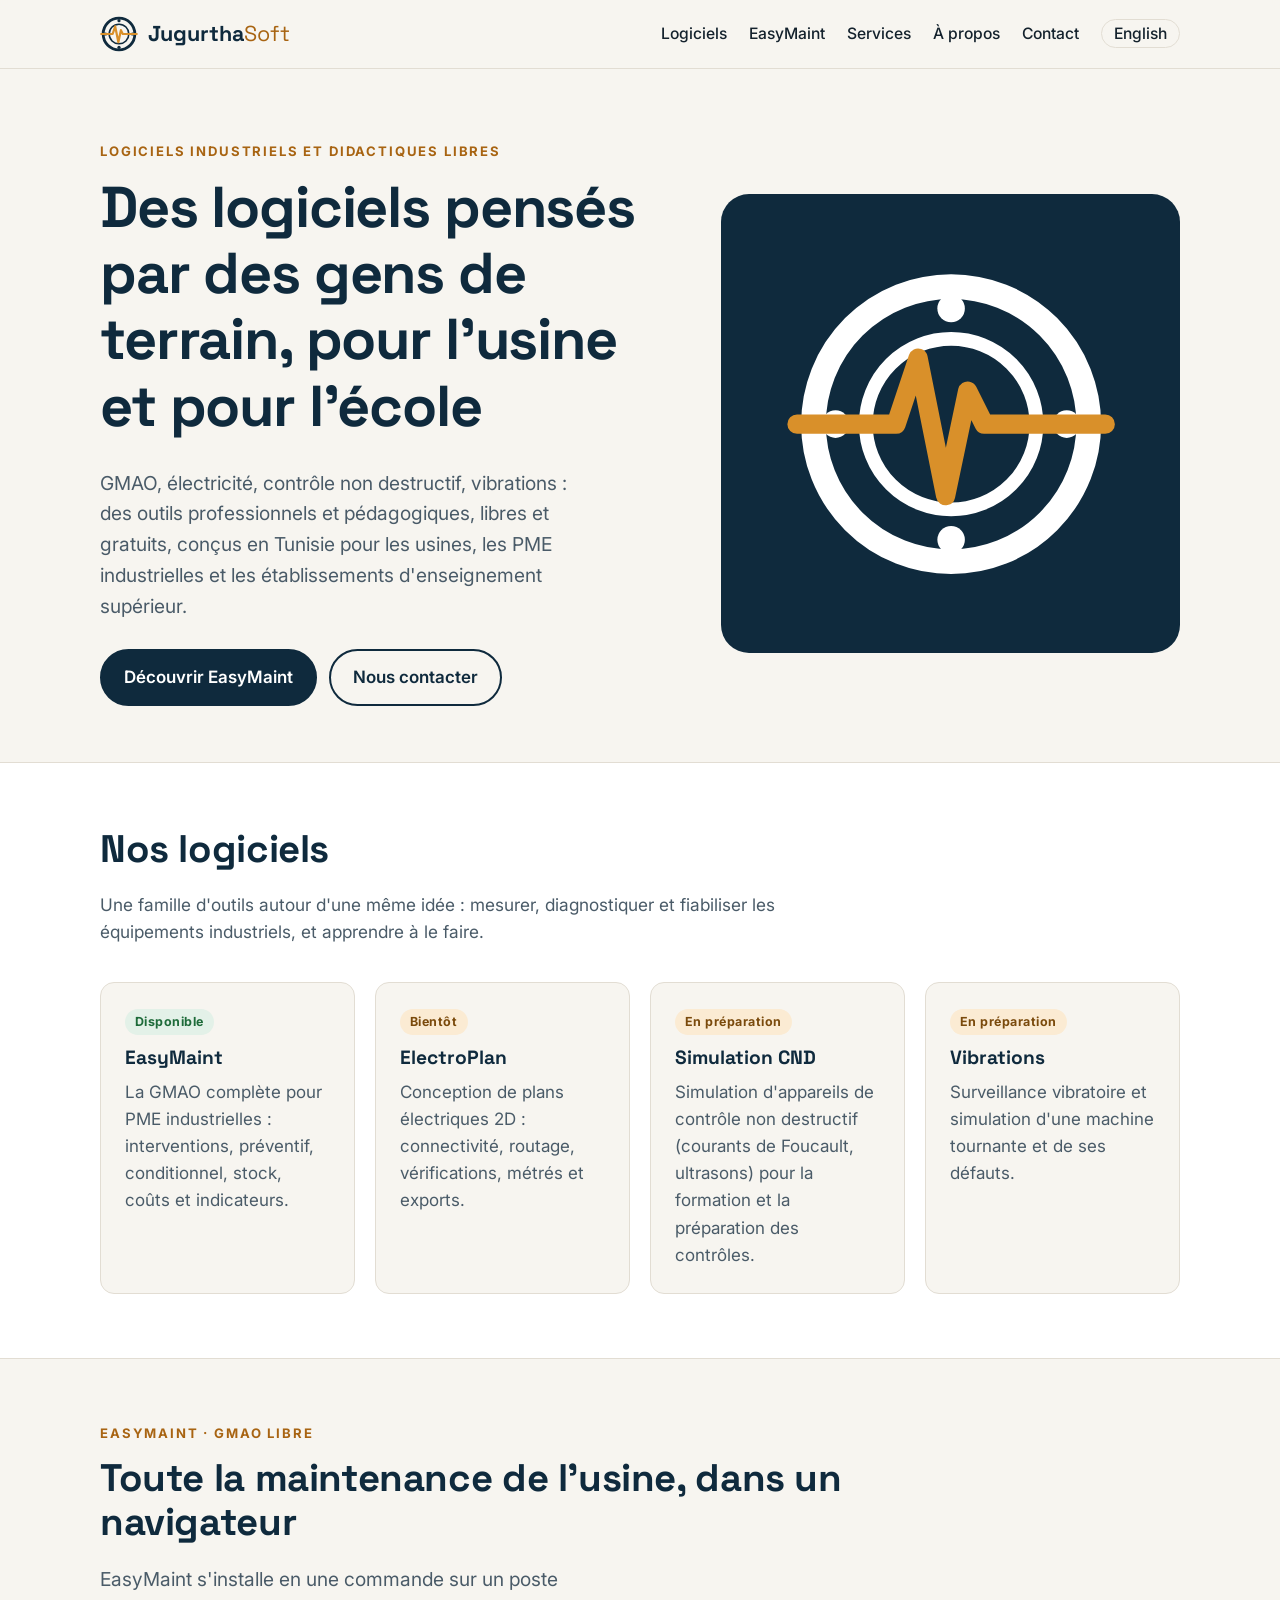
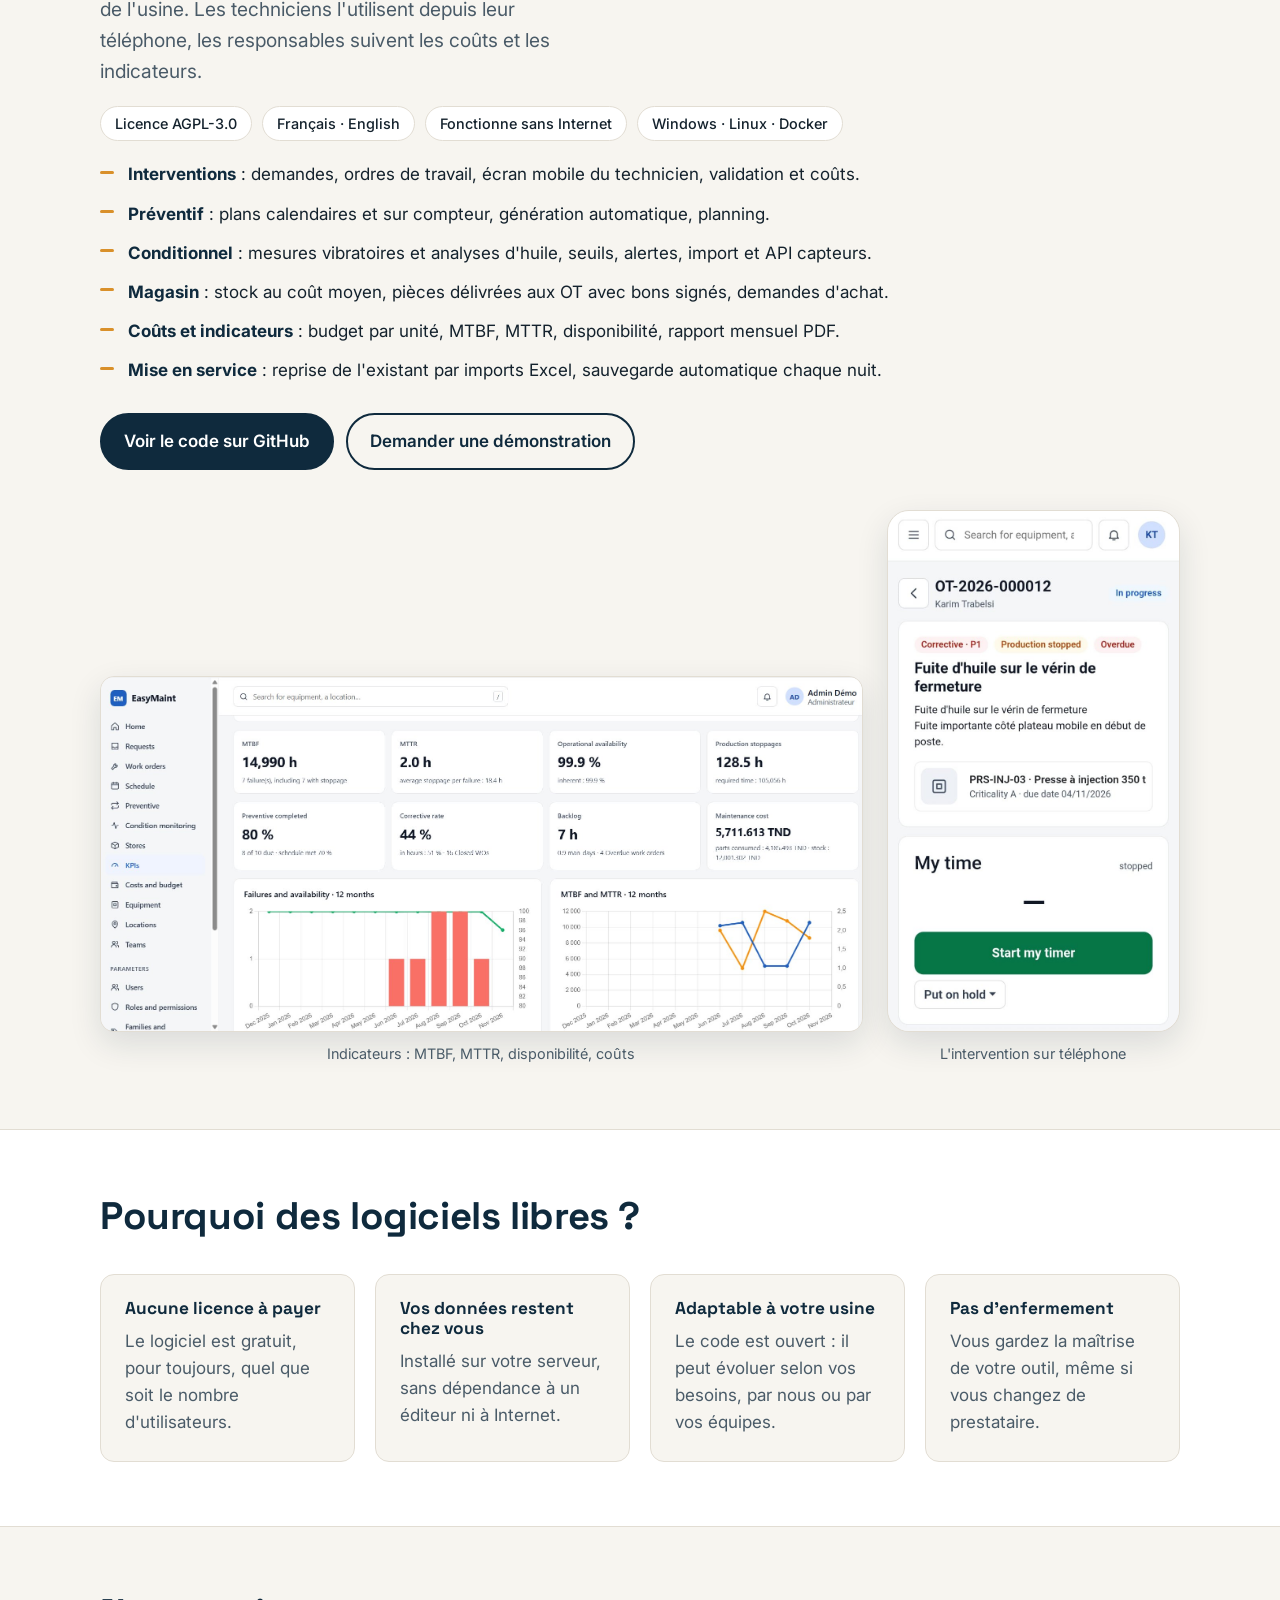
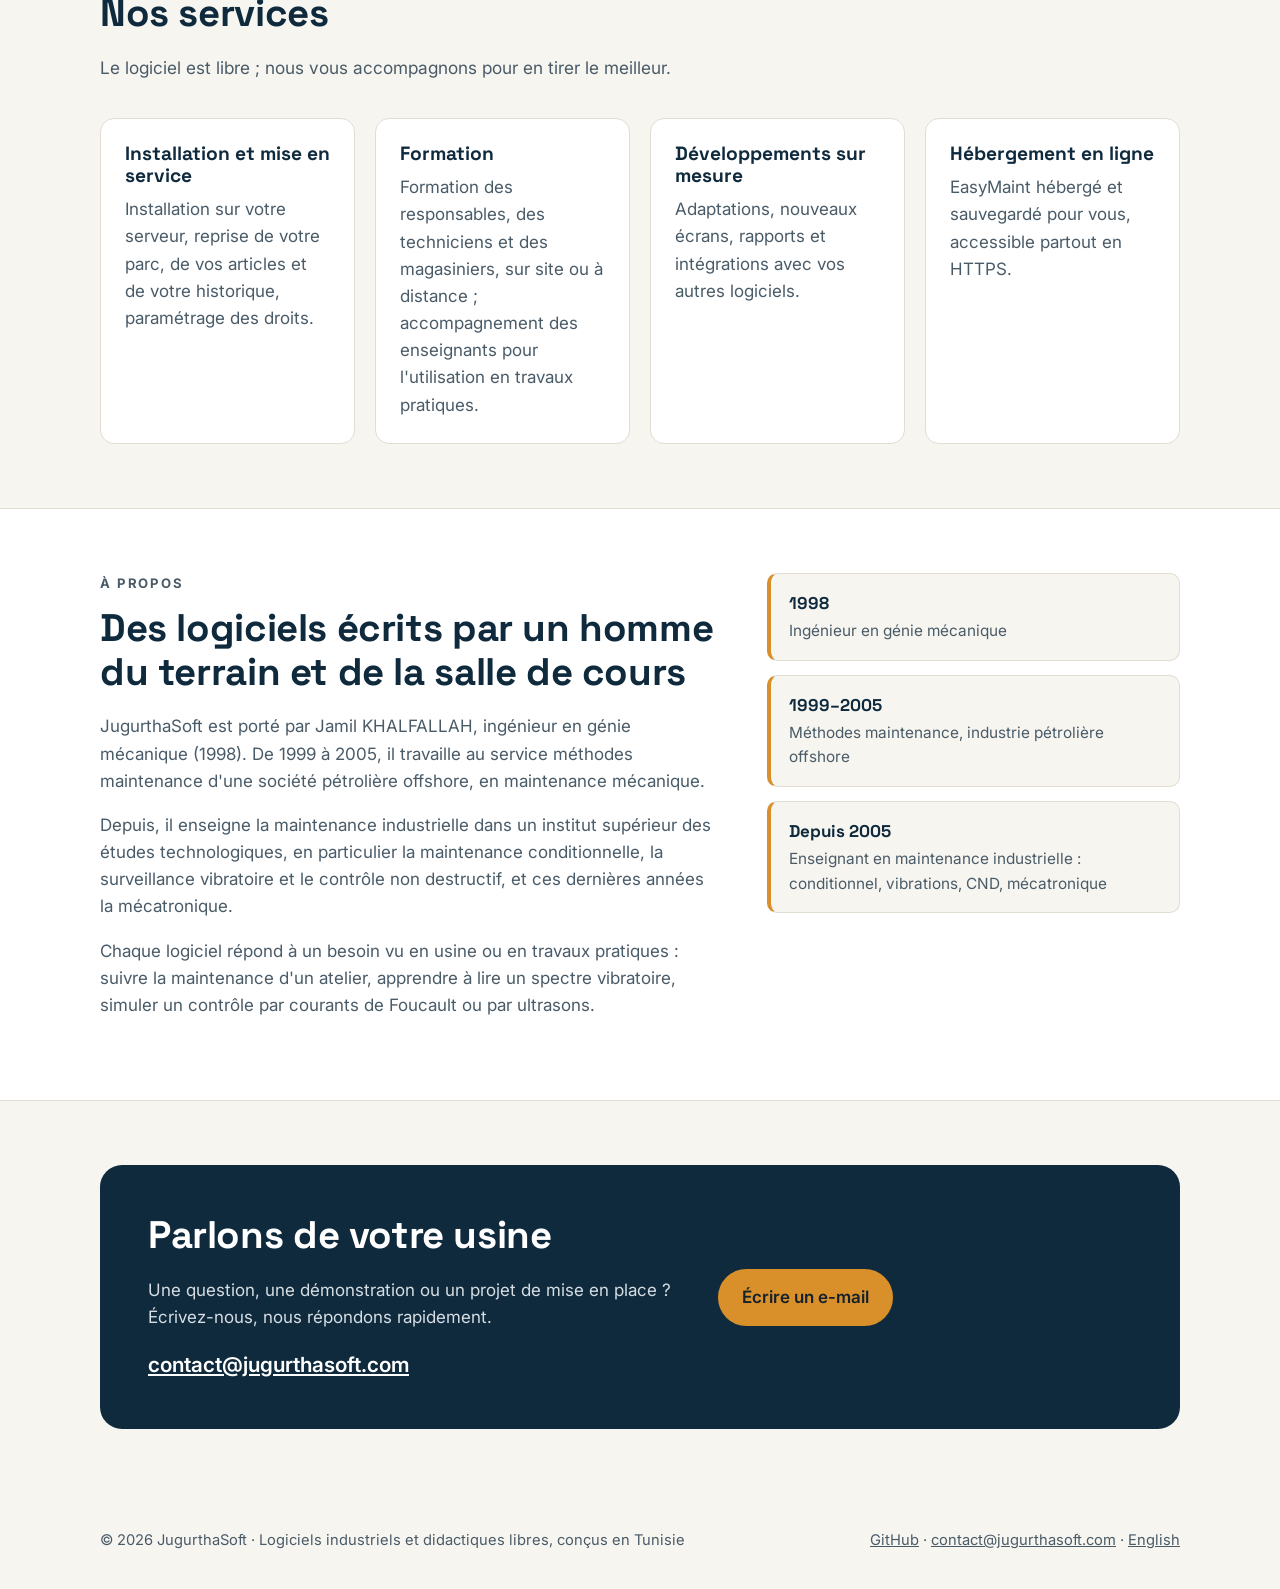
<file: index.html>
<!doctype html>
<html lang="fr">
<head>
<meta charset="utf-8">
<meta name="viewport" content="width=device-width, initial-scale=1">
<title>JugurthaSoft — GMAO libre EasyMaint et logiciels industriels</title>
<meta name="description" content="JugurthaSoft conçoit des logiciels industriels et didactiques libres pour les usines et l'enseignement supérieur : EasyMaint (GMAO), ElectroPlan, simulation CND et vibrations. Installation, formation et développements sur mesure.">
<link rel="icon" href="assets/favicon.svg" type="image/svg+xml">
<link rel="alternate" hreflang="fr" href="https://jugurthasoft.com/">
<link rel="alternate" hreflang="en" href="https://jugurthasoft.com/en/">
<meta property="og:title" content="JugurthaSoft — GMAO libre EasyMaint et logiciels industriels">
<meta property="og:description" content="JugurthaSoft conçoit des logiciels industriels et didactiques libres pour les usines et l'enseignement supérieur : EasyMaint (GMAO), ElectroPlan, simulation CND et vibrations. Installation, formation et développements sur mesure.">
<meta property="og:url" content="https://jugurthasoft.com/">
<meta property="og:type" content="website">
<link rel="canonical" href="https://jugurthasoft.com/">
<link rel="alternate" hreflang="x-default" href="https://jugurthasoft.com/">
<meta property="og:image" content="https://jugurthasoft.com/assets/og-image.jpg">
<meta property="og:image:width" content="1200">
<meta property="og:image:height" content="630">
<meta property="og:site_name" content="JugurthaSoft">
<meta property="og:locale" content="fr_FR">
<meta property="og:locale:alternate" content="en_US">
<meta name="twitter:card" content="summary_large_image">
<script type="application/ld+json">{"@context": "https://schema.org", "@graph": [{"@type": "Organization", "@id": "https://jugurthasoft.com/#org", "name": "JugurthaSoft", "url": "https://jugurthasoft.com/", "logo": "https://jugurthasoft.com/assets/og-image.jpg", "email": "contact@jugurthasoft.com", "founder": {"@type": "Person", "name": "Jamil KHALFALLAH"}, "address": {"@type": "PostalAddress", "addressCountry": "TN"}, "sameAs": ["https://github.com/JugurthaSoft", "https://www.youtube.com/@jugurthasoft"]}, {"@type": "SoftwareApplication", "name": "EasyMaint", "applicationCategory": "BusinessApplication", "applicationSubCategory": "CMMS", "operatingSystem": "Windows, Linux (Docker)", "softwareVersion": "1.1.0", "license": "https://www.gnu.org/licenses/agpl-3.0.html", "inLanguage": ["fr", "en"], "description": "GMAO web libre et gratuite pour PME industrielles : demandes et ordres de travail, maintenance préventive et conditionnelle, magasin, coûts, MTBF, MTTR.", "url": "https://jugurthasoft.com/#easymaint", "downloadUrl": "https://github.com/JugurthaSoft/EasyMaint", "offers": {"@type": "Offer", "price": "0", "priceCurrency": "EUR"}, "publisher": {"@id": "https://jugurthasoft.com/#org"}}]}</script>
<link rel="preconnect" href="https://fonts.googleapis.com">
<link rel="preconnect" href="https://fonts.gstatic.com" crossorigin>
<link rel="stylesheet" href="https://fonts.googleapis.com/css2?family=Inter:wght@400;500;600;700&family=Space+Grotesk:wght@400;500;700&display=swap">
<link rel="stylesheet" href="assets/style.css">
</head>
<body>
<a class="skip" href="#main">Aller au contenu</a>
<header class="top">
  <nav class="wrap nav" aria-label="Navigation principale">
    <a class="brand" href="./"><img src="assets/logo.svg" alt="" width="38" height="38"><span class="name"><b>Jugurtha</b><span>Soft</span></span></a>
    <ul>
      <li class="hide-sm"><a href="#produits">Logiciels</a></li>
      <li class="hide-sm"><a href="#easymaint">EasyMaint</a></li>
      <li class="hide-sm"><a href="#services">Services</a></li>
      <li class="hide-sm"><a href="#a-propos">À propos</a></li>
      <li><a href="#contact">Contact</a></li>
      <li><a class="lang" href="en/" hreflang="en" lang="en">English</a></li>
    </ul>
  </nav>
</header>
<main id="main">
  <section class="hero">
    <div class="wrap grid">
      <div>
        <div class="eyebrow">Logiciels industriels et didactiques libres</div>
        <h1>Des logiciels pensés par des gens de terrain, pour l'usine et pour l'école</h1>
        <p class="lead">GMAO, électricité, contrôle non destructif, vibrations : des outils professionnels et pédagogiques, libres et gratuits, conçus en Tunisie pour les usines, les PME industrielles et les établissements d'enseignement supérieur.</p>
        <div class="actions">
          <a class="btn primary" href="#easymaint">Découvrir EasyMaint</a>
          <a class="btn ghost" href="#contact">Nous contacter</a>
        </div>
      </div>
      <div class="hero-mark"><svg viewBox="0 0 120 120" aria-hidden="true"><circle cx="60" cy="60" r="50" fill="none" stroke="#FFFFFF" stroke-width="9"/><circle cx="60" cy="60" r="31" fill="none" stroke="#FFFFFF" stroke-width="5"/><circle cx="60" cy="18" r="5" fill="#FFFFFF"/><circle cx="102" cy="60" r="5" fill="#FFFFFF"/><circle cx="60" cy="102" r="5" fill="#FFFFFF"/><circle cx="18" cy="60" r="5" fill="#FFFFFF"/><path d="M4 60 H40 L48 36 L58 86 L66 48 L72 60 H116" fill="none" stroke="#D9902A" stroke-width="7" stroke-linecap="round" stroke-linejoin="round"/></svg></div>
    </div>
  </section>

  <section class="alt" id="produits">
    <div class="wrap">
      <div class="section-head"><h2>Nos logiciels</h2><p>Une famille d'outils autour d'une même idée : mesurer, diagnostiquer et fiabiliser les équipements industriels, et apprendre à le faire.</p></div>
      <div class="cards">
        <article class="card"><span class="tag ok">Disponible</span><h3>EasyMaint</h3><p>La GMAO complète pour PME industrielles : interventions, préventif, conditionnel, stock, coûts et indicateurs.</p></article>
        <article class="card"><span class="tag soon">Bientôt</span><h3>ElectroPlan</h3><p>Conception de plans électriques 2D : connectivité, routage, vérifications, métrés et exports.</p></article>
        <article class="card"><span class="tag soon">En préparation</span><h3>Simulation CND</h3><p>Simulation d'appareils de contrôle non destructif (courants de Foucault, ultrasons) pour la formation et la préparation des contrôles.</p></article>
        <article class="card"><span class="tag soon">En préparation</span><h3>Vibrations</h3><p>Surveillance vibratoire et simulation d'une machine tournante et de ses défauts.</p></article>
      </div>
    </div>
  </section>

  <section id="easymaint">
    <div class="wrap product">
      <div>
        <div class="eyebrow">EasyMaint · GMAO libre</div>
        <h2>Toute la maintenance de l'usine, dans un navigateur</h2>
        <p class="lead">EasyMaint s'installe en une commande sur un poste de l'usine. Les techniciens l'utilisent depuis leur téléphone, les responsables suivent les coûts et les indicateurs.</p>
        <div class="facts"><span>Licence AGPL-3.0</span><span>Français · English</span><span>Fonctionne sans Internet</span><span>Windows · Linux · Docker</span></div>
        <ul class="features">
          <li><b>Interventions</b> : demandes, ordres de travail, écran mobile du technicien, validation et coûts.</li>
          <li><b>Préventif</b> : plans calendaires et sur compteur, génération automatique, planning.</li>
          <li><b>Conditionnel</b> : mesures vibratoires et analyses d'huile, seuils, alertes, import et API capteurs.</li>
          <li><b>Magasin</b> : stock au coût moyen, pièces délivrées aux OT avec bons signés, demandes d'achat.</li>
          <li><b>Coûts et indicateurs</b> : budget par unité, MTBF, MTTR, disponibilité, rapport mensuel PDF.</li>
          <li><b>Mise en service</b> : reprise de l'existant par imports Excel, sauvegarde automatique chaque nuit.</li>
        </ul>
        <div class="actions">
          <a class="btn primary" href="https://github.com/jugurthasoft/easymaint">Voir le code sur GitHub</a>
          <a class="btn ghost" href="#contact">Demander une démonstration</a>
        </div>
      </div>
      <div class="shots">
        <figure><img src="assets/easymaint-kpi.jpg" alt="Indicateurs de maintenance dans EasyMaint : MTBF, MTTR, disponibilité, coûts et graphiques sur 12 mois" width="1869" height="871" loading="lazy"><figcaption>Indicateurs : MTBF, MTTR, disponibilité, coûts</figcaption></figure>
        <figure class="phone"><img src="assets/easymaint-mobile.jpg" alt="Écran d'intervention du technicien sur téléphone dans EasyMaint" width="738" height="1318" loading="lazy"><figcaption>L'intervention sur téléphone</figcaption></figure>
      </div>
    </div>
  </section>

  <section class="alt" id="pourquoi">
    <div class="wrap">
      <div class="section-head"><h2>Pourquoi des logiciels libres ?</h2></div>
      <div class="why">
        <div class="card"><h3>Aucune licence à payer</h3><p>Le logiciel est gratuit, pour toujours, quel que soit le nombre d'utilisateurs.</p></div>
        <div class="card"><h3>Vos données restent chez vous</h3><p>Installé sur votre serveur, sans dépendance à un éditeur ni à Internet.</p></div>
        <div class="card"><h3>Adaptable à votre usine</h3><p>Le code est ouvert : il peut évoluer selon vos besoins, par nous ou par vos équipes.</p></div>
        <div class="card"><h3>Pas d'enfermement</h3><p>Vous gardez la maîtrise de votre outil, même si vous changez de prestataire.</p></div>
      </div>
    </div>
  </section>

  <section id="services">
    <div class="wrap">
      <div class="section-head"><h2>Nos services</h2><p>Le logiciel est libre ; nous vous accompagnons pour en tirer le meilleur.</p></div>
      <div class="cards">
        <article class="card"><h3>Installation et mise en service</h3><p>Installation sur votre serveur, reprise de votre parc, de vos articles et de votre historique, paramétrage des droits.</p></article>
        <article class="card"><h3>Formation</h3><p>Formation des responsables, des techniciens et des magasiniers, sur site ou à distance ; accompagnement des enseignants pour l'utilisation en travaux pratiques.</p></article>
        <article class="card"><h3>Développements sur mesure</h3><p>Adaptations, nouveaux écrans, rapports et intégrations avec vos autres logiciels.</p></article>
        <article class="card"><h3>Hébergement en ligne</h3><p>EasyMaint hébergé et sauvegardé pour vous, accessible partout en HTTPS.</p></article>
      </div>
    </div>
  </section>

  <section id="a-propos" class="alt">
    <div class="wrap about">
      <div>
        <p class="eyebrow">À propos</p>
        <h2>Des logiciels écrits par un homme du terrain et de la salle de cours</h2>
        <p>JugurthaSoft est porté par Jamil KHALFALLAH, ingénieur en génie mécanique (1998). De 1999 à 2005, il travaille au service méthodes maintenance d'une société pétrolière offshore, en maintenance mécanique.</p>
        <p>Depuis, il enseigne la maintenance industrielle dans un institut supérieur des études technologiques, en particulier la maintenance conditionnelle, la surveillance vibratoire et le contrôle non destructif, et ces dernières années la mécatronique.</p>
        <p>Chaque logiciel répond à un besoin vu en usine ou en travaux pratiques : suivre la maintenance d'un atelier, apprendre à lire un spectre vibratoire, simuler un contrôle par courants de Foucault ou par ultrasons.</p>
      </div>
      <ul class="timeline">
        <li><strong>1998</strong><span>Ingénieur en génie mécanique</span></li>
        <li><strong>1999–2005</strong><span>Méthodes maintenance, industrie pétrolière offshore</span></li>
        <li><strong>Depuis 2005</strong><span>Enseignant en maintenance industrielle : conditionnel, vibrations, CND, mécatronique</span></li>
      </ul>
    </div>
  </section>

  <section id="contact">
    <div class="wrap">
      <div class="contact-box">
        <div>
          <h2>Parlons de votre usine</h2>
          <p>Une question, une démonstration ou un projet de mise en place ? Écrivez-nous, nous répondons rapidement.</p>
          <a class="mail" href="mailto:contact@jugurthasoft.com">contact@jugurthasoft.com</a>
        </div>
        <div class="actions" style="margin-top:0">
          <a class="btn primary" href="mailto:contact@jugurthasoft.com?subject=Demande%20d'information%20EasyMaint">Écrire un e-mail</a>
        </div>
      </div>
    </div>
  </section>
</main>
<footer>
  <div class="wrap row">
    <div>© 2026 JugurthaSoft · Logiciels industriels et didactiques libres, conçus en Tunisie</div>
    <div><a href="https://github.com/jugurthasoft">GitHub</a> · <a href="mailto:contact@jugurthasoft.com">contact@jugurthasoft.com</a> · <a href="en/" hreflang="en" lang="en">English</a></div>
  </div>
</footer>
</body>
</html>
</file>
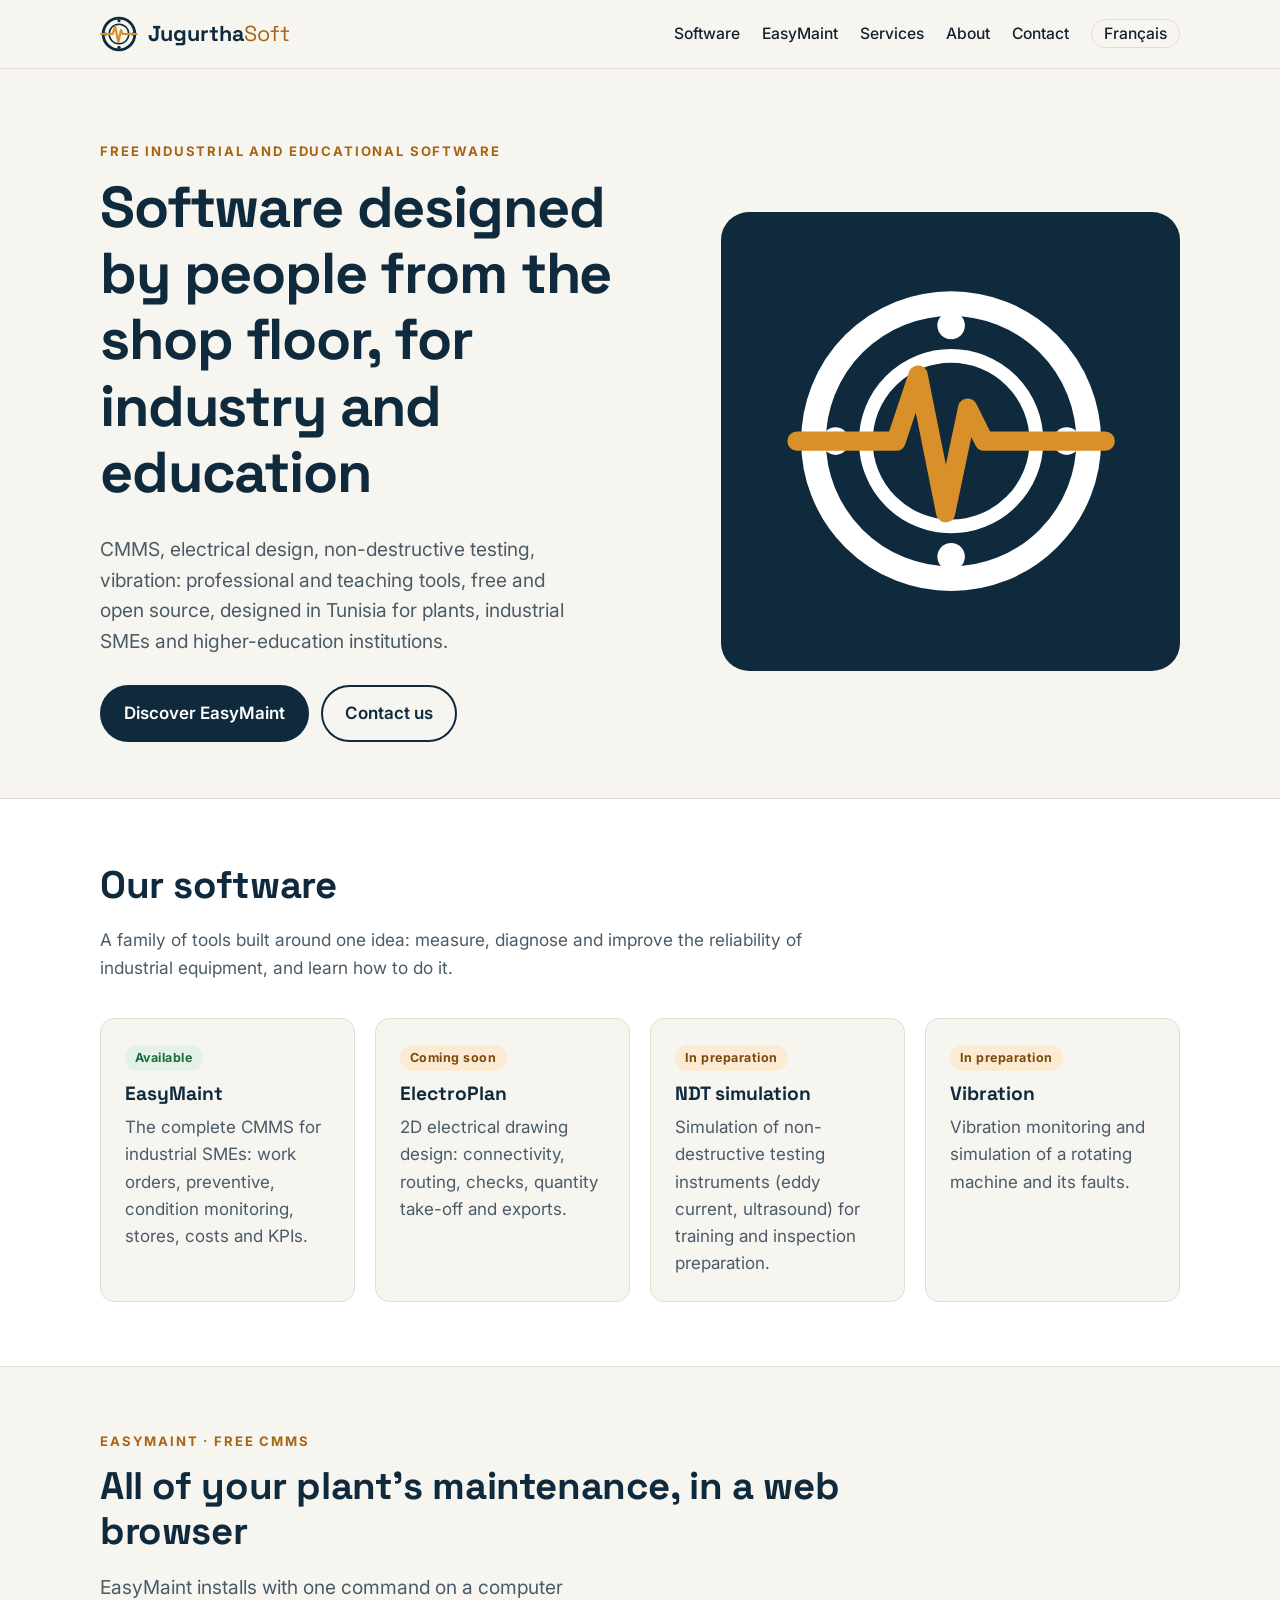
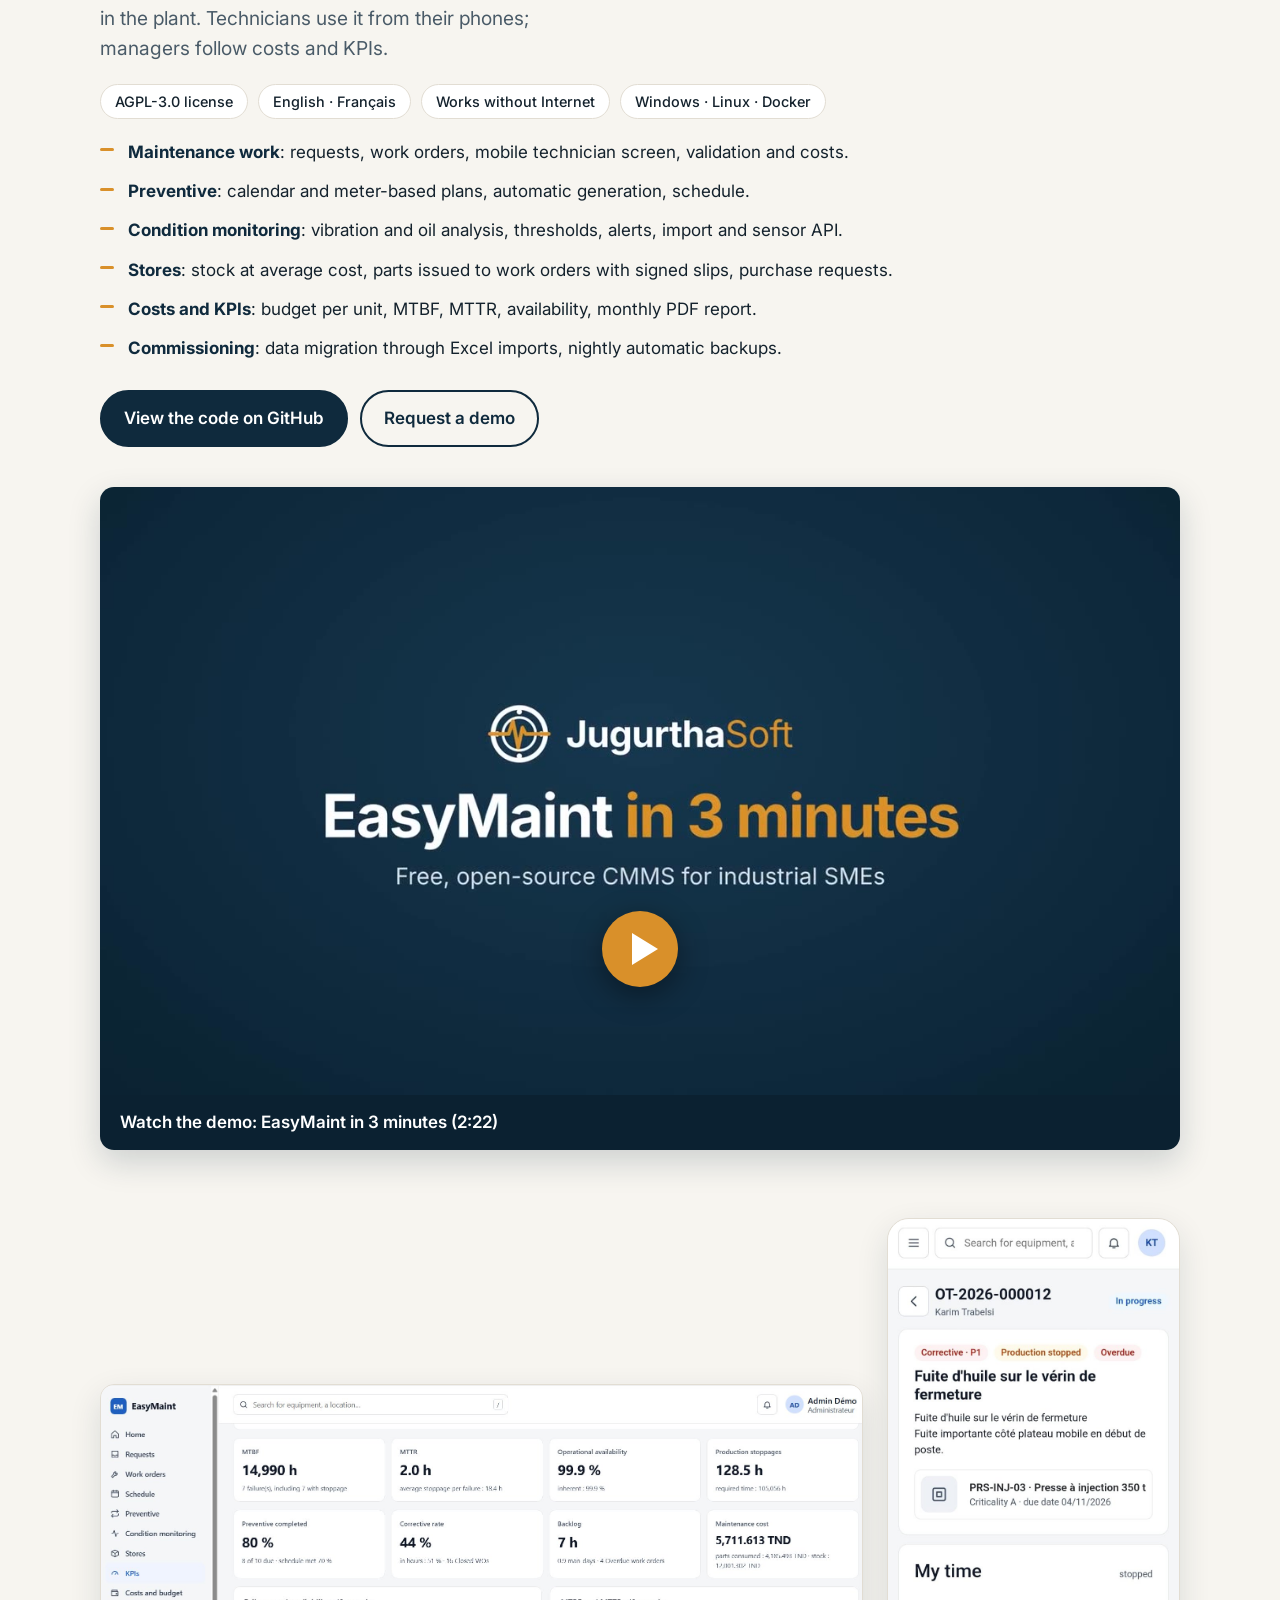
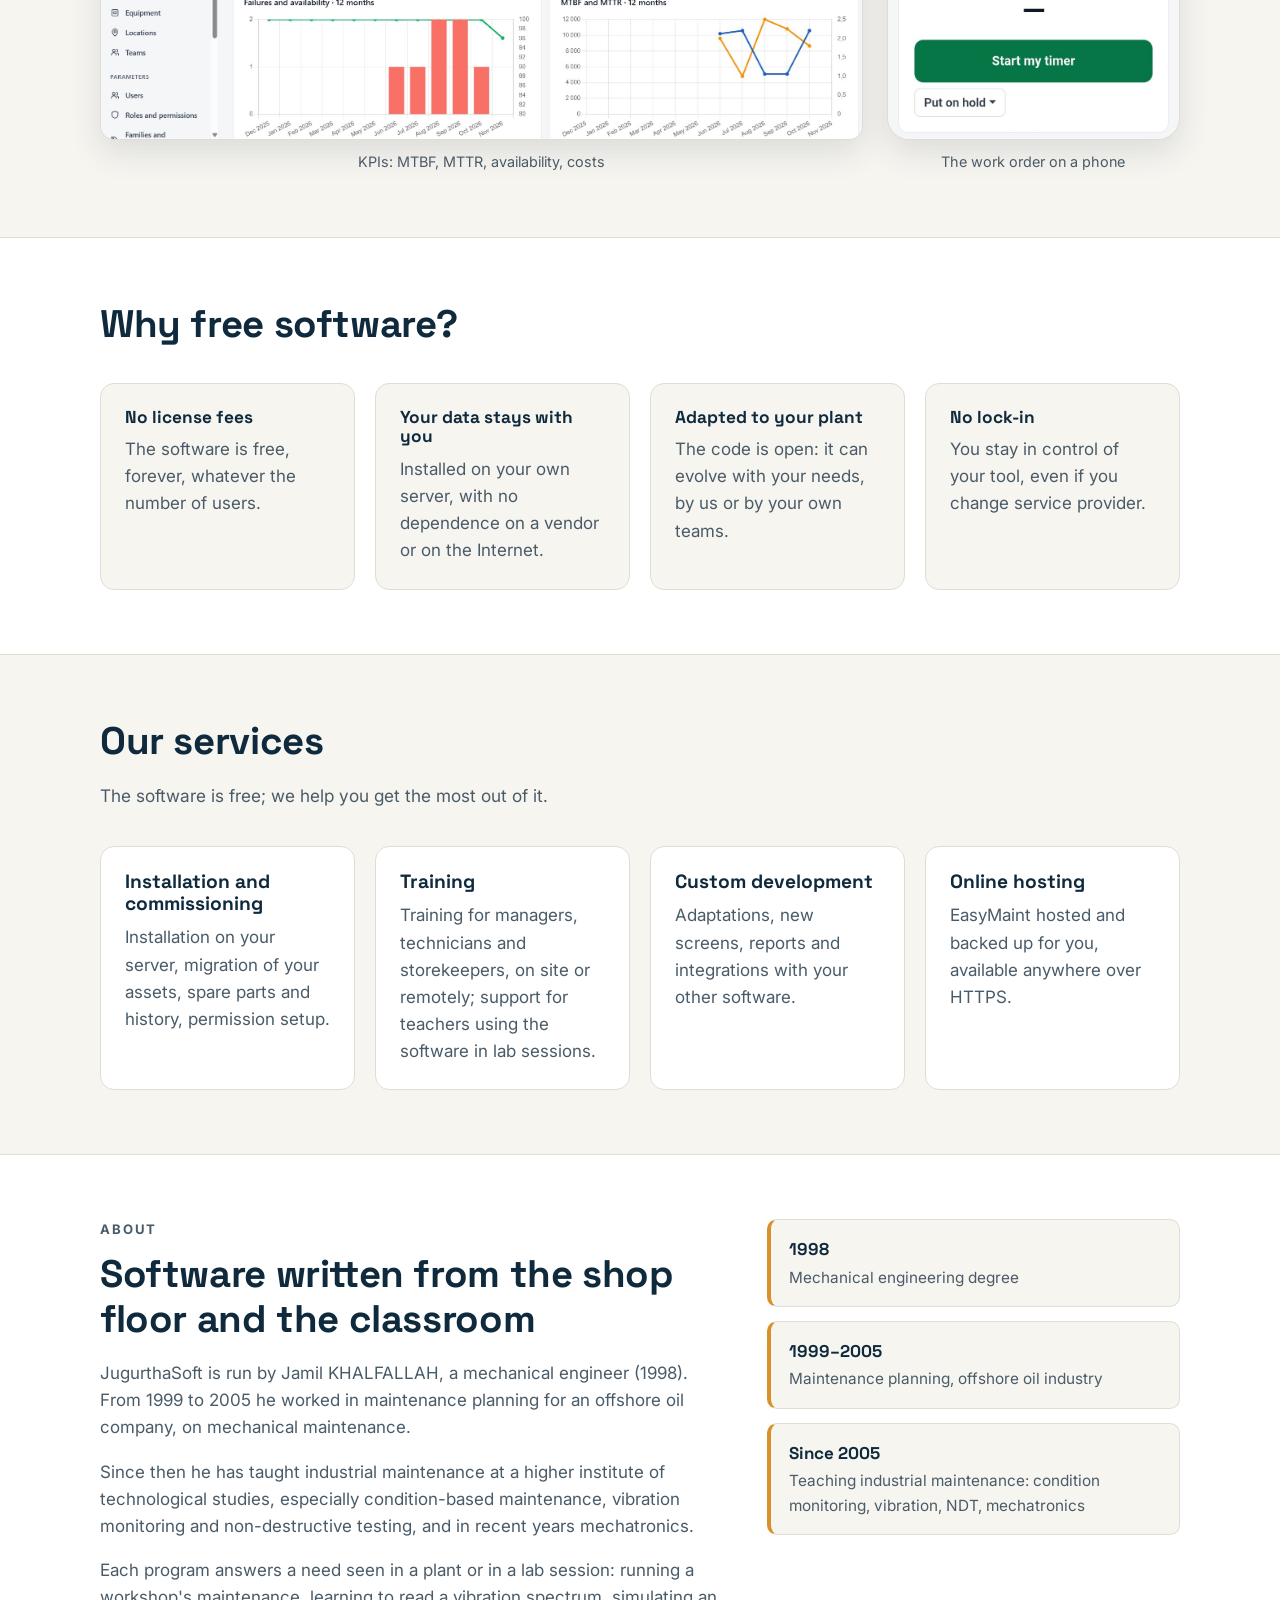
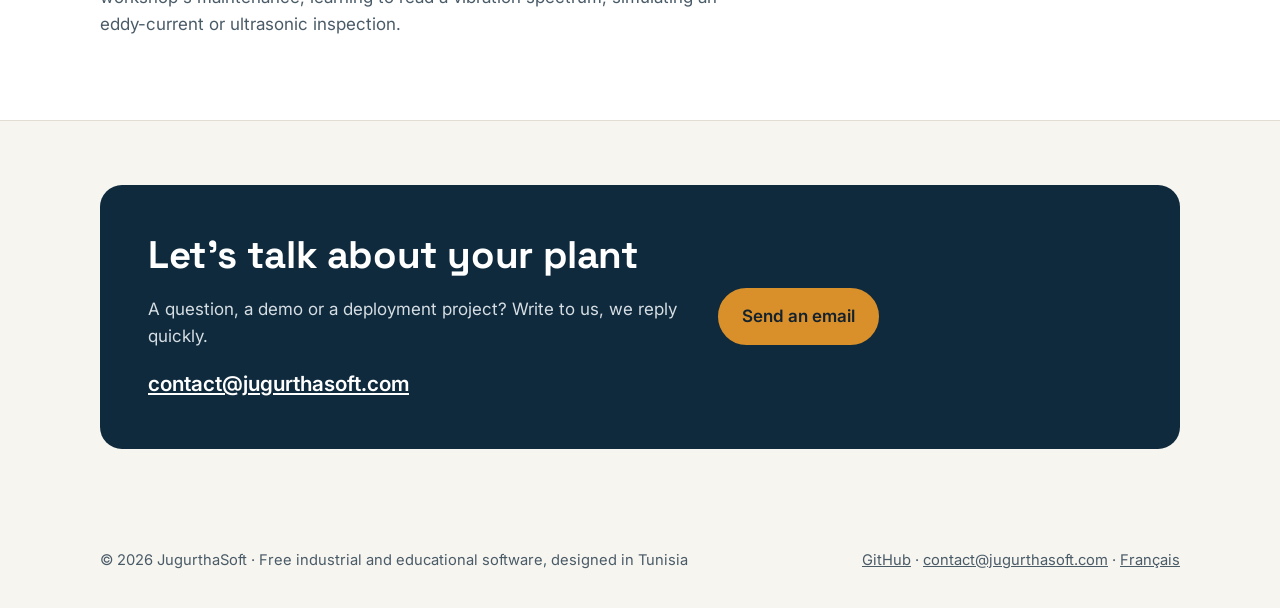
<file: en/index.html>
<!doctype html>
<html lang="en">
<head>
<meta charset="utf-8">
<meta name="viewport" content="width=device-width, initial-scale=1">
<title>JugurthaSoft — EasyMaint free CMMS and industrial software</title>
<meta name="description" content="JugurthaSoft builds free, open-source industrial and educational software for plants and higher education: EasyMaint (CMMS), ElectroPlan, NDT simulation and vibration. Installation, training and custom development.">
<link rel="icon" href="../assets/favicon.svg" type="image/svg+xml">
<link rel="alternate" hreflang="fr" href="https://jugurthasoft.com/">
<link rel="alternate" hreflang="en" href="https://jugurthasoft.com/en/">
<meta property="og:title" content="JugurthaSoft — EasyMaint free CMMS and industrial software">
<meta property="og:description" content="JugurthaSoft builds free, open-source industrial and educational software for plants and higher education: EasyMaint (CMMS), ElectroPlan, NDT simulation and vibration. Installation, training and custom development.">
<meta property="og:url" content="https://jugurthasoft.com/en/">
<meta property="og:type" content="website">
<link rel="canonical" href="https://jugurthasoft.com/en/">
<link rel="alternate" hreflang="x-default" href="https://jugurthasoft.com/">
<meta property="og:image" content="https://jugurthasoft.com/assets/og-image.jpg">
<meta property="og:image:width" content="1200">
<meta property="og:image:height" content="630">
<meta property="og:site_name" content="JugurthaSoft">
<meta property="og:locale" content="en_US">
<meta property="og:locale:alternate" content="fr_FR">
<meta name="twitter:card" content="summary_large_image">
<script type="application/ld+json">{"@context": "https://schema.org", "@graph": [{"@type": "Organization", "@id": "https://jugurthasoft.com/#org", "name": "JugurthaSoft", "url": "https://jugurthasoft.com/", "logo": "https://jugurthasoft.com/assets/og-image.jpg", "email": "contact@jugurthasoft.com", "founder": {"@type": "Person", "name": "Jamil KHALFALLAH"}, "address": {"@type": "PostalAddress", "addressCountry": "TN"}, "sameAs": ["https://github.com/JugurthaSoft", "https://www.youtube.com/@jugurthasoft"]}, {"@type": "SoftwareApplication", "name": "EasyMaint", "applicationCategory": "BusinessApplication", "applicationSubCategory": "CMMS", "operatingSystem": "Windows, Linux (Docker)", "softwareVersion": "1.1.0", "license": "https://www.gnu.org/licenses/agpl-3.0.html", "inLanguage": ["fr", "en"], "description": "Free, open-source web CMMS for industrial SMEs: work requests and work orders, preventive and condition-based maintenance, stores, costs, MTBF, MTTR.", "url": "https://jugurthasoft.com/en/#easymaint", "downloadUrl": "https://github.com/JugurthaSoft/EasyMaint", "offers": {"@type": "Offer", "price": "0", "priceCurrency": "EUR"}, "publisher": {"@id": "https://jugurthasoft.com/#org"}}]}</script>
<link rel="preconnect" href="https://fonts.googleapis.com">
<link rel="preconnect" href="https://fonts.gstatic.com" crossorigin>
<link rel="stylesheet" href="https://fonts.googleapis.com/css2?family=Inter:wght@400;500;600;700&family=Space+Grotesk:wght@400;500;700&display=swap">
<link rel="stylesheet" href="../assets/style.css">
</head>
<body>
<a class="skip" href="#main">Skip to content</a>
<header class="top">
  <nav class="wrap nav" aria-label="Main navigation">
    <a class="brand" href="./"><img src="../assets/logo.svg" alt="" width="38" height="38"><span class="name"><b>Jugurtha</b><span>Soft</span></span></a>
    <ul>
      <li class="hide-sm"><a href="#produits">Software</a></li>
      <li class="hide-sm"><a href="#easymaint">EasyMaint</a></li>
      <li class="hide-sm"><a href="#services">Services</a></li>
      <li class="hide-sm"><a href="#about">About</a></li>
      <li><a href="#contact">Contact</a></li>
      <li><a class="lang" href="../" hreflang="fr" lang="fr">Français</a></li>
    </ul>
  </nav>
</header>
<main id="main">
  <section class="hero">
    <div class="wrap grid">
      <div>
        <div class="eyebrow">Free industrial and educational software</div>
        <h1>Software designed by people from the shop floor, for industry and education</h1>
        <p class="lead">CMMS, electrical design, non-destructive testing, vibration: professional and teaching tools, free and open source, designed in Tunisia for plants, industrial SMEs and higher-education institutions.</p>
        <div class="actions">
          <a class="btn primary" href="#easymaint">Discover EasyMaint</a>
          <a class="btn ghost" href="#contact">Contact us</a>
        </div>
      </div>
      <div class="hero-mark"><svg viewBox="0 0 120 120" aria-hidden="true"><circle cx="60" cy="60" r="50" fill="none" stroke="#FFFFFF" stroke-width="9"/><circle cx="60" cy="60" r="31" fill="none" stroke="#FFFFFF" stroke-width="5"/><circle cx="60" cy="18" r="5" fill="#FFFFFF"/><circle cx="102" cy="60" r="5" fill="#FFFFFF"/><circle cx="60" cy="102" r="5" fill="#FFFFFF"/><circle cx="18" cy="60" r="5" fill="#FFFFFF"/><path d="M4 60 H40 L48 36 L58 86 L66 48 L72 60 H116" fill="none" stroke="#D9902A" stroke-width="7" stroke-linecap="round" stroke-linejoin="round"/></svg></div>
    </div>
  </section>

  <section class="alt" id="produits">
    <div class="wrap">
      <div class="section-head"><h2>Our software</h2><p>A family of tools built around one idea: measure, diagnose and improve the reliability of industrial equipment, and learn how to do it.</p></div>
      <div class="cards">
        <article class="card"><span class="tag ok">Available</span><h3>EasyMaint</h3><p>The complete CMMS for industrial SMEs: work orders, preventive, condition monitoring, stores, costs and KPIs.</p></article>
        <article class="card"><span class="tag soon">Coming soon</span><h3>ElectroPlan</h3><p>2D electrical drawing design: connectivity, routing, checks, quantity take-off and exports.</p></article>
        <article class="card"><span class="tag soon">In preparation</span><h3>NDT simulation</h3><p>Simulation of non-destructive testing instruments (eddy current, ultrasound) for training and inspection preparation.</p></article>
        <article class="card"><span class="tag soon">In preparation</span><h3>Vibration</h3><p>Vibration monitoring and simulation of a rotating machine and its faults.</p></article>
      </div>
    </div>
  </section>

  <section id="easymaint">
    <div class="wrap product">
      <div>
        <div class="eyebrow">EasyMaint · free CMMS</div>
        <h2>All of your plant's maintenance, in a web browser</h2>
        <p class="lead">EasyMaint installs with one command on a computer in the plant. Technicians use it from their phones; managers follow costs and KPIs.</p>
        <div class="facts"><span>AGPL-3.0 license</span><span>English · Français</span><span>Works without Internet</span><span>Windows · Linux · Docker</span></div>
        <ul class="features">
          <li><b>Maintenance work</b>: requests, work orders, mobile technician screen, validation and costs.</li>
          <li><b>Preventive</b>: calendar and meter-based plans, automatic generation, schedule.</li>
          <li><b>Condition monitoring</b>: vibration and oil analysis, thresholds, alerts, import and sensor API.</li>
          <li><b>Stores</b>: stock at average cost, parts issued to work orders with signed slips, purchase requests.</li>
          <li><b>Costs and KPIs</b>: budget per unit, MTBF, MTTR, availability, monthly PDF report.</li>
          <li><b>Commissioning</b>: data migration through Excel imports, nightly automatic backups.</li>
        </ul>
        <div class="actions">
          <a class="btn primary" href="https://github.com/jugurthasoft/easymaint">View the code on GitHub</a>
          <a class="btn ghost" href="#contact">Request a demo</a>
        </div>
      </div>
      <a class="video" href="https://www.youtube.com/watch?v=L2U6Sccf2B0">
        <span class="frame"><img src="../assets/video-en.jpg" alt="EasyMaint in 3 minutes: demo video" width="1280" height="720" loading="lazy"><span class="play" aria-hidden="true"></span></span>
        <span class="vcap">Watch the demo: EasyMaint in 3 minutes (2:22)</span>
      </a>
      <div class="shots">
        <figure><img src="../assets/easymaint-kpi.jpg" alt="Maintenance KPIs in EasyMaint: MTBF, MTTR, availability, costs and 12-month charts" width="1869" height="871" loading="lazy"><figcaption>KPIs: MTBF, MTTR, availability, costs</figcaption></figure>
        <figure class="phone"><img src="../assets/easymaint-mobile.jpg" alt="Technician work order screen on a phone in EasyMaint" width="738" height="1318" loading="lazy"><figcaption>The work order on a phone</figcaption></figure>
      </div>
    </div>
  </section>

  <section class="alt" id="pourquoi">
    <div class="wrap">
      <div class="section-head"><h2>Why free software?</h2></div>
      <div class="why">
        <div class="card"><h3>No license fees</h3><p>The software is free, forever, whatever the number of users.</p></div>
        <div class="card"><h3>Your data stays with you</h3><p>Installed on your own server, with no dependence on a vendor or on the Internet.</p></div>
        <div class="card"><h3>Adapted to your plant</h3><p>The code is open: it can evolve with your needs, by us or by your own teams.</p></div>
        <div class="card"><h3>No lock-in</h3><p>You stay in control of your tool, even if you change service provider.</p></div>
      </div>
    </div>
  </section>

  <section id="services">
    <div class="wrap">
      <div class="section-head"><h2>Our services</h2><p>The software is free; we help you get the most out of it.</p></div>
      <div class="cards">
        <article class="card"><h3>Installation and commissioning</h3><p>Installation on your server, migration of your assets, spare parts and history, permission setup.</p></article>
        <article class="card"><h3>Training</h3><p>Training for managers, technicians and storekeepers, on site or remotely; support for teachers using the software in lab sessions.</p></article>
        <article class="card"><h3>Custom development</h3><p>Adaptations, new screens, reports and integrations with your other software.</p></article>
        <article class="card"><h3>Online hosting</h3><p>EasyMaint hosted and backed up for you, available anywhere over HTTPS.</p></article>
      </div>
    </div>
  </section>

  <section id="about" class="alt">
    <div class="wrap about">
      <div>
        <p class="eyebrow">About</p>
        <h2>Software written from the shop floor and the classroom</h2>
        <p>JugurthaSoft is run by Jamil KHALFALLAH, a mechanical engineer (1998). From 1999 to 2005 he worked in maintenance planning for an offshore oil company, on mechanical maintenance.</p>
        <p>Since then he has taught industrial maintenance at a higher institute of technological studies, especially condition-based maintenance, vibration monitoring and non-destructive testing, and in recent years mechatronics.</p>
        <p>Each program answers a need seen in a plant or in a lab session: running a workshop's maintenance, learning to read a vibration spectrum, simulating an eddy-current or ultrasonic inspection.</p>
      </div>
      <ul class="timeline">
        <li><strong>1998</strong><span>Mechanical engineering degree</span></li>
        <li><strong>1999–2005</strong><span>Maintenance planning, offshore oil industry</span></li>
        <li><strong>Since 2005</strong><span>Teaching industrial maintenance: condition monitoring, vibration, NDT, mechatronics</span></li>
      </ul>
    </div>
  </section>

  <section id="contact">
    <div class="wrap">
      <div class="contact-box">
        <div>
          <h2>Let's talk about your plant</h2>
          <p>A question, a demo or a deployment project? Write to us, we reply quickly.</p>
          <a class="mail" href="mailto:contact@jugurthasoft.com">contact@jugurthasoft.com</a>
        </div>
        <div class="actions" style="margin-top:0">
          <a class="btn primary" href="mailto:contact@jugurthasoft.com?subject=EasyMaint%20information%20request">Send an email</a>
        </div>
      </div>
    </div>
  </section>
</main>
<footer>
  <div class="wrap row">
    <div>© 2026 JugurthaSoft · Free industrial and educational software, designed in Tunisia</div>
    <div><a href="https://github.com/jugurthasoft">GitHub</a> · <a href="mailto:contact@jugurthasoft.com">contact@jugurthasoft.com</a> · <a href="../" hreflang="fr" lang="fr">Français</a></div>
  </div>
</footer>
</body>
</html>
</file>
<file: assets/style.css>
:root{--ink:#0F2A3D;--ink-2:#1C4A69;--accent:#D9902A;--accent-dark:#A86412;--bg:#F7F5F0;--card:#FFFFFF;--text:#14222D;--muted:#4A5B68;--line:#E2DDD3;--radius:14px;--max:1120px}
*{box-sizing:border-box}
html{scroll-behavior:smooth}
body{margin:0;background:var(--bg);color:var(--text);font-family:"Inter",system-ui,-apple-system,"Segoe UI",sans-serif;font-size:17px;line-height:1.6}
h1,h2,h3{font-family:"Space Grotesk","Inter",system-ui,sans-serif;line-height:1.15;color:var(--ink);margin:0 0 .5em}
h1{font-size:clamp(2.1rem,5vw,3.6rem);letter-spacing:-.02em}
h2{font-size:clamp(1.6rem,3.2vw,2.4rem);letter-spacing:-.01em}
h3{font-size:1.2rem}
p{margin:0 0 1em}
a{color:var(--ink-2)}a:hover{color:var(--accent-dark)}
img{max-width:100%;display:block}
.wrap{max-width:var(--max);margin:0 auto;padding:0 20px}
.skip{position:absolute;left:-999px}.skip:focus{left:16px;top:16px;background:#fff;padding:8px 12px;z-index:10}
header.top{position:sticky;top:0;z-index:5;background:rgba(247,245,240,.94);backdrop-filter:blur(6px);border-bottom:1px solid var(--line)}
.nav{display:flex;align-items:center;justify-content:space-between;gap:16px;min-height:68px;flex-wrap:wrap}
.brand{display:flex;align-items:center;gap:10px;text-decoration:none;color:var(--ink);font-family:"Space Grotesk",sans-serif;font-size:1.35rem}
.brand img{width:38px;height:38px}
.brand b{font-weight:700}.brand .name span{color:var(--accent-dark);font-weight:400}
.nav ul{display:flex;gap:22px;list-style:none;margin:0;padding:0;flex-wrap:wrap;align-items:center}
.nav ul a{text-decoration:none;color:var(--text);font-weight:500;font-size:.98rem}
.nav ul a:hover{color:var(--accent-dark)}
.lang{border:1px solid var(--line);border-radius:999px;padding:4px 12px;font-size:.9rem}
.btn{display:inline-flex;align-items:center;gap:8px;padding:13px 22px;border-radius:999px;font-weight:600;text-decoration:none;border:2px solid var(--ink);min-height:48px}
.btn.primary{background:var(--ink);color:#fff}.btn.primary:hover{background:var(--ink-2);border-color:var(--ink-2);color:#fff}
.btn.ghost{color:var(--ink)}.btn.ghost:hover{background:#fff;color:var(--ink)}
.hero{padding:72px 0 56px}
.hero .grid{display:grid;grid-template-columns:1.25fr 1fr;gap:48px;align-items:center}
.eyebrow{text-transform:uppercase;letter-spacing:.14em;font-size:.82rem;color:var(--accent-dark);font-weight:700;margin-bottom:12px}
.lead{font-size:1.2rem;color:var(--muted);max-width:40ch}
.actions{display:flex;gap:12px;flex-wrap:wrap;margin-top:28px}
.hero-mark{background:var(--ink);border-radius:28px;aspect-ratio:1/1;display:flex;align-items:center;justify-content:center;padding:14%}
.hero-mark svg{width:100%;height:auto}
section{padding:64px 0}
section.alt{background:#fff;border-top:1px solid var(--line);border-bottom:1px solid var(--line)}
.section-head{max-width:720px;margin-bottom:36px}
.section-head p{color:var(--muted);font-size:1.08rem}
.cards{display:grid;grid-template-columns:repeat(auto-fit,minmax(240px,1fr));gap:20px}
.card{background:var(--card);border:1px solid var(--line);border-radius:var(--radius);padding:24px}
section.alt .card{background:var(--bg)}
.card p{color:var(--muted);margin:0}
.tag{display:inline-block;font-size:.78rem;font-weight:700;letter-spacing:.04em;padding:3px 10px;border-radius:999px;margin-bottom:12px}
.tag.ok{background:#E3F1E8;color:#1E6B3A}.tag.soon{background:#FBEBD3;color:#7A4A0C}
.product{display:grid;grid-template-columns:1fr;gap:40px}
.product > div:first-child{max-width:820px}
.features{list-style:none;padding:0;margin:0;display:grid;gap:12px}
.features li{padding-left:28px;position:relative}
.features li::before{content:"";position:absolute;left:0;top:.55em;width:14px;height:3px;background:var(--accent);border-radius:2px}
.features b{color:var(--ink)}
.shot{border:1px dashed #B9B1A2;border-radius:var(--radius);aspect-ratio:16/10;display:flex;align-items:center;justify-content:center;text-align:center;color:var(--muted);padding:20px;background:repeating-linear-gradient(45deg,#fff,#fff 12px,#FAF8F3 12px,#FAF8F3 24px);font-size:.95rem}
.video{display:block;position:relative;border-radius:var(--radius);overflow:hidden;box-shadow:0 12px 32px rgba(15,42,61,.18);margin-bottom:28px;text-decoration:none}
.video img{display:block;width:100%;height:auto}
.video .play{position:absolute;left:50%;top:76%;width:76px;height:76px;margin:-38px 0 0 -38px;border-radius:50%;background:#D9902A;box-shadow:0 8px 30px rgba(0,0,0,.4)}
.video .play::after{content:"";position:absolute;left:30px;top:22px;border-left:26px solid #fff;border-top:16px solid transparent;border-bottom:16px solid transparent}
.video .vcap{display:block;padding:14px 20px;background:#0B2131;color:#fff;font-weight:600}
.video .frame{position:relative;display:block}
.video:hover .play{transform:scale(1.06)}
.shots{display:grid;grid-template-columns:minmax(0,2.6fr) minmax(0,1fr);gap:24px;align-items:end}
.shots figure{margin:0}
.shots img{width:100%;height:auto;border-radius:var(--radius);border:1px solid var(--line);box-shadow:0 12px 32px rgba(15,42,61,.12);background:#fff}
.shots .phone img{border-radius:22px}
.shots figcaption{font-size:.9rem;color:var(--muted);margin-top:10px;text-align:center}
.facts{display:flex;gap:10px;flex-wrap:wrap;margin:20px 0}
.facts span{border:1px solid var(--line);background:#fff;border-radius:999px;padding:5px 14px;font-size:.9rem;font-weight:500}
.why{display:grid;grid-template-columns:repeat(auto-fit,minmax(220px,1fr));gap:20px}
.why h3{font-size:1.08rem}
.contact-box{background:var(--ink);color:#fff;border-radius:22px;padding:48px;display:grid;grid-template-columns:1.3fr 1fr;gap:32px;align-items:center}
.contact-box h2{color:#fff}.contact-box p{color:#D6DEE4}
.contact-box a.mail{color:#fff;font-size:1.3rem;font-weight:600}
.contact-box .btn.primary{background:var(--accent);border-color:var(--accent);color:#14222D}
.contact-box .btn.primary:hover{background:#E9A443;border-color:#E9A443}
footer{padding:36px 0;color:var(--muted);font-size:.92rem}
footer .row{display:flex;justify-content:space-between;gap:16px;flex-wrap:wrap}
footer a{color:var(--muted)}
.placeholder{background:#FFF4D6;border-radius:4px;padding:0 4px}
.video .frame .play{}
@media (max-width:560px){.video .play{width:48px;height:48px;margin:-24px 0 0 -24px}.video .play::after{left:19px;top:14px;border-left-width:16px;border-top-width:10px;border-bottom-width:10px}}
@media (max-width:860px){.shots{grid-template-columns:1fr}.shots .phone{max-width:300px;margin:0 auto}.hero .grid,.product,.contact-box{grid-template-columns:1fr}.hero-mark{max-width:260px}.contact-box{padding:32px 24px}.nav ul{gap:14px}}
.about{display:grid;grid-template-columns:minmax(0,1.5fr) minmax(0,1fr);gap:48px;align-items:start}
.about p{color:var(--muted);max-width:640px}
.timeline{list-style:none;margin:0;padding:0;display:grid;gap:14px}
.timeline li{display:grid;gap:2px;padding:16px 18px;border:1px solid var(--line);border-left:4px solid #D9902A;border-radius:10px;background:var(--bg)}
.timeline strong{font-family:"Space Grotesk",system-ui,sans-serif;color:var(--ink)}
.timeline span{color:var(--muted);font-size:.96rem}
@media (max-width:860px){.about{grid-template-columns:1fr;gap:28px}}
@media (max-width:560px){body{font-size:16px}.nav ul li.hide-sm{display:none}.hero{padding:44px 0 36px}section{padding:48px 0}}
</file>
